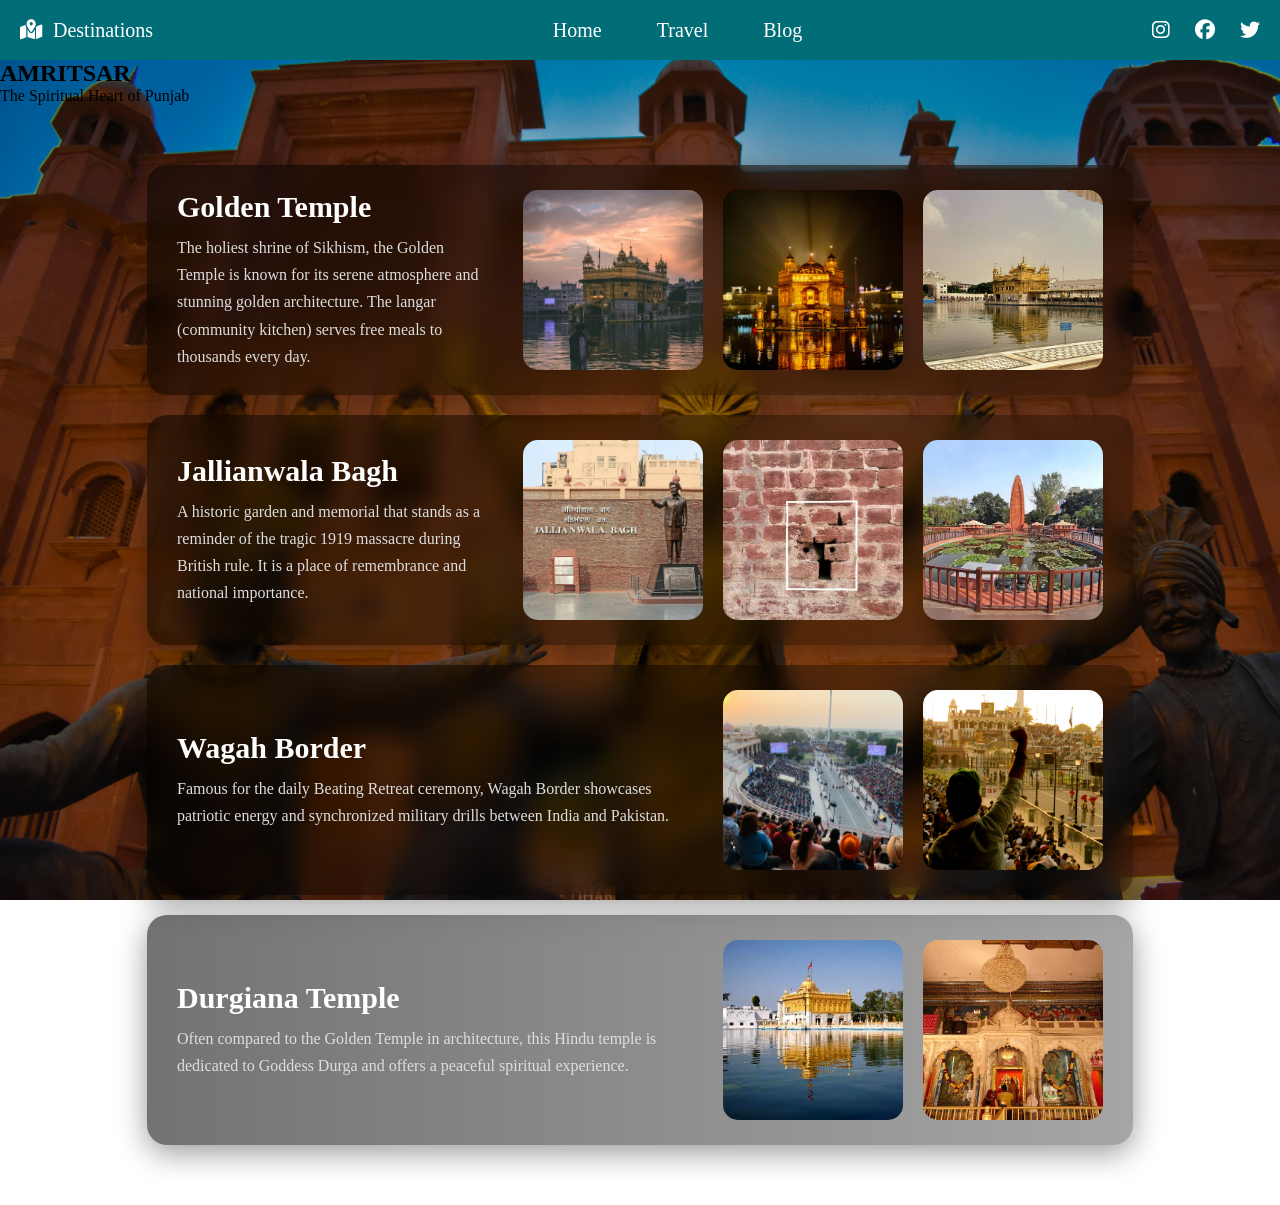
<file: amritsar.html>
<!DOCTYPE html>
<html lang="en">
<head>
    <meta charset="UTF-8">
    <meta name="viewport" content="width=device-width, initial-scale=1.0">
    <title>Amritsar - Desi Explorer</title>

    <link rel="stylesheet" href="css/style.css">
    <link rel="icon" href="favicon.ico">

    <link rel="stylesheet" href="https://cdnjs.cloudflare.com/ajax/libs/font-awesome/6.5.2/css/all.min.css">
</head>

<style>
    body{
        background-image: url("images/amritsar/amritsar-bg.jpg");
        background-size: cover;
        background-repeat: no-repeat;
        background-position: center;
        background-attachment: fixed;
    }
</style>

<body class="amritsar">

<!-- SAME NAVBAR -->
<header>
    <div class="navbar">

        <div class="nav-destination">
            <i class="fa-solid fa-map-location-dot"></i>
            <p class="border">Destinations</p>
        </div>

        <div class="nav-content">
            <p class="border"><a href="index.html">Home</a></p>
            <p class="border"><a href="#">Travel</a></p>
            <p class="border"><a href="#">Blog</a></p>
        </div>

        <div class="nav-social">
            <i class="fa-brands fa-instagram"></i>
            <i class="fa-brands fa-facebook"></i>
            <i class="fa-brands fa-twitter"></i>
        </div>

    </div>
</header>

<!-- PAGE TITLE -->
<section class="city-card">
    <h1>AMRITSAR</h1>
    <p>The Spiritual Heart of Punjab</p>
</section>

<!-- <div class="ai-box">
    <h3>✨ Smart Travel Guide</h3>

    <select id="mood">
        <option value="">Select your mood</option>
        <option value="history">History Lover</option>
        <option value="relax">Relaxation</option>
        <option value="photo">Photography</option>
    </select>

    <button onclick="recommendPlace()">Suggest</button>

    <div id="result" class="ai-result"></div>
</div> -->

<!-- BLOG SECTION (SAME STYLE) -->
<section class="city-content">

    <!-- Golden Temple -->
    <div class="place" id="golden-temple">
        <div class="text">
            <h2>Golden Temple</h2>
            <p>
                The holiest shrine of Sikhism, the Golden Temple is known for its serene atmosphere and stunning golden architecture. 
                The langar (community kitchen) serves free meals to thousands every day.
            </p>
        </div>

        <div class="images">
            <div class="img" style="background-image: url('images/amritsar/golden1.jpg')"></div>
            <div class="img" style="background-image: url('images/amritsar/golden2.jpg')"></div>
            <div class="img" style="background-image: url('images/amritsar/golden3.jpg')"></div>
        </div>
    </div>

    <!-- Jallianwala Bagh -->
    <div class="place" id="jallianwala-bagh">
        <div class="text">
            <h2>Jallianwala Bagh</h2>
            <p>
                A historic garden and memorial that stands as a reminder of the tragic 1919 massacre during British rule. 
                It is a place of remembrance and national importance.
            </p>
        </div>

        <div class="images">
            <div class="img" style="background-image: url('images/amritsar/jallianwala1.jpg')"></div>
            <div class="img" style="background-image: url('images/amritsar/jalliawala2.jpg')"></div>
            <div class="img" style="background-image: url('images/amritsar/jallianwala3.jpg')"></div>
        </div>
    </div>

    <!-- Wagah Border -->
    <div class="place" id="wagah-border">
        <div class="text">
            <h2>Wagah Border</h2>
            <p>
                Famous for the daily Beating Retreat ceremony, Wagah Border showcases patriotic energy and synchronized military drills 
                between India and Pakistan.
            </p>
        </div>

        <div class="images">
            <div class="img" style="background-image: url('images/amritsar/wagah1.jpg')"></div>
            <div class="img" style="background-image: url('images/amritsar/wagah2.jpg')"></div>
        </div>
    </div>

    <!-- Durgiana Temple -->
    <div class="place" id="durgiana-temple">
        <div class="text">
            <h2>Durgiana Temple</h2>
            <p>
                Often compared to the Golden Temple in architecture, this Hindu temple is dedicated to Goddess Durga 
                and offers a peaceful spiritual experience.
            </p>
        </div>

        <div class="images">
            <div class="img" style="background-image: url('images/amritsar/durgiana1.jpg')"></div>
            <div class="img" style="background-image: url('images/amritsar/durgiana2.jpg')"></div>
        </div>
    </div>

</section>

</body>
</html>
</file>
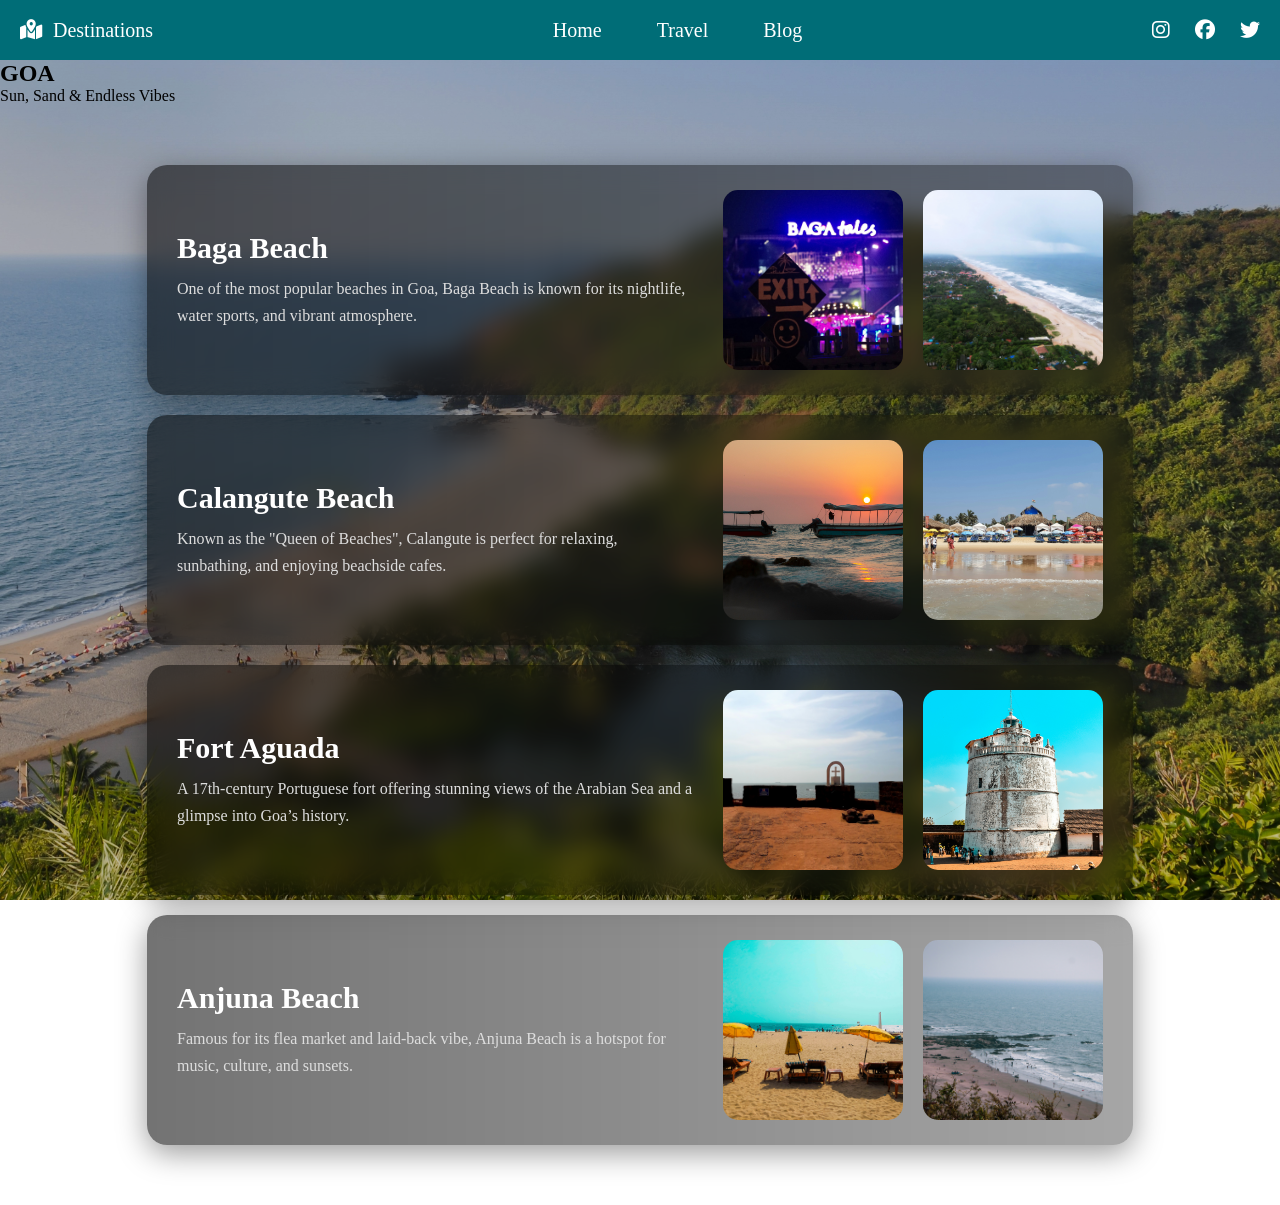
<file: goa.html>
<!DOCTYPE html>
<html lang="en">
<head>
    <meta charset="UTF-8">
    <meta name="viewport" content="width=device-width, initial-scale=1.0">
    <title>Goa - Desi Explorer</title>

    <link rel="stylesheet" href="css/style.css">
    <link rel="icon" href="favicon.ico">

    <link rel="stylesheet" href="https://cdnjs.cloudflare.com/ajax/libs/font-awesome/6.5.2/css/all.min.css">
</head>

<style>
    body{
        background-image: url("images/goa/goa-bg.jpg");
        background-size: cover;
        background-repeat: no-repeat;
        background-position: center;
        background-attachment: fixed;
    }
</style>

<body class="goa">

<!-- SAME NAVBAR -->
<header>
    <div class="navbar">

        <div class="nav-destination">
            <i class="fa-solid fa-map-location-dot"></i>
            <p class="border">Destinations</p>
        </div>

        <div class="nav-content">
            <p class="border"><a href="index.html">Home</a></p>
            <p class="border"><a href="#">Travel</a></p>
            <p class="border"><a href="#">Blog</a></p>
        </div>

        <div class="nav-social">
            <i class="fa-brands fa-instagram"></i>
            <i class="fa-brands fa-facebook"></i>
            <i class="fa-brands fa-twitter"></i>
        </div>

    </div>
</header>

<!-- PAGE TITLE -->
<section class="city-card">
    <h1>GOA</h1>
    <p>Sun, Sand & Endless Vibes</p>
</section>

<!-- <div class="ai-box">
    <h3>✨ Smart Travel Guide</h3>

    <select id="mood">
        <option value="">Select your mood</option>
        <option value="history">History Lover</option>
        <option value="relax">Relaxation</option>
        <option value="photo">Photography</option>
    </select>

    <button onclick="recommendPlace()">Suggest</button>

    <div id="result" class="ai-result"></div>
</div> -->

<!-- BLOG SECTION (SAME STYLE) -->
<section class="city-content">

    <!-- Baga Beach -->
    <div class="place" id="baga-beach">
        <div class="text">
            <h2>Baga Beach</h2>
            <p>
                One of the most popular beaches in Goa, Baga Beach is known for its nightlife, water sports, 
                and vibrant atmosphere.
            </p>
        </div>

        <div class="images">
            <div class="img" style="background-image: url('images/goa/baga1.jpg')"></div>
            <div class="img" style="background-image: url('images/goa/baga2.jpg')"></div>
        </div>
    </div>

    <!-- Calangute Beach -->
    <div class="place" id="calangute-beach">
        <div class="text">
            <h2>Calangute Beach</h2>
            <p>
                Known as the "Queen of Beaches", Calangute is perfect for relaxing, sunbathing, and enjoying beachside cafes.
            </p>
        </div>

        <div class="images">
            <div class="img" style="background-image: url('images/goa/calangute1.jpg')"></div>
            <div class="img" style="background-image: url('images/goa/calangute2.jpg')"></div>
        </div>
    </div>

    <!-- Fort Aguada -->
    <div class="place" id="fort-aguada">
        <div class="text">
            <h2>Fort Aguada</h2>
            <p>
                A 17th-century Portuguese fort offering stunning views of the Arabian Sea and a glimpse into Goa’s history.
            </p>
        </div>

        <div class="images">
            <div class="img" style="background-image: url('images/goa/aguda1.jpg')"></div>
            <div class="img" style="background-image: url('images/goa/aguda2.jpg')"></div>
        </div>
    </div>

    <!-- Anjuna Beach -->
    <div class="place" id="anjuna-beach">
        <div class="text">
            <h2>Anjuna Beach</h2>
            <p>
                Famous for its flea market and laid-back vibe, Anjuna Beach is a hotspot for music, culture, and sunsets.
            </p>
        </div>

        <div class="images">
            <div class="img" style="background-image: url('images/goa/anjuna1.jpg')"></div>
            <div class="img" style="background-image: url('images/goa/anjuna2.jpg')"></div>
        </div>
    </div>

</section>

</body>
</html>
</file>
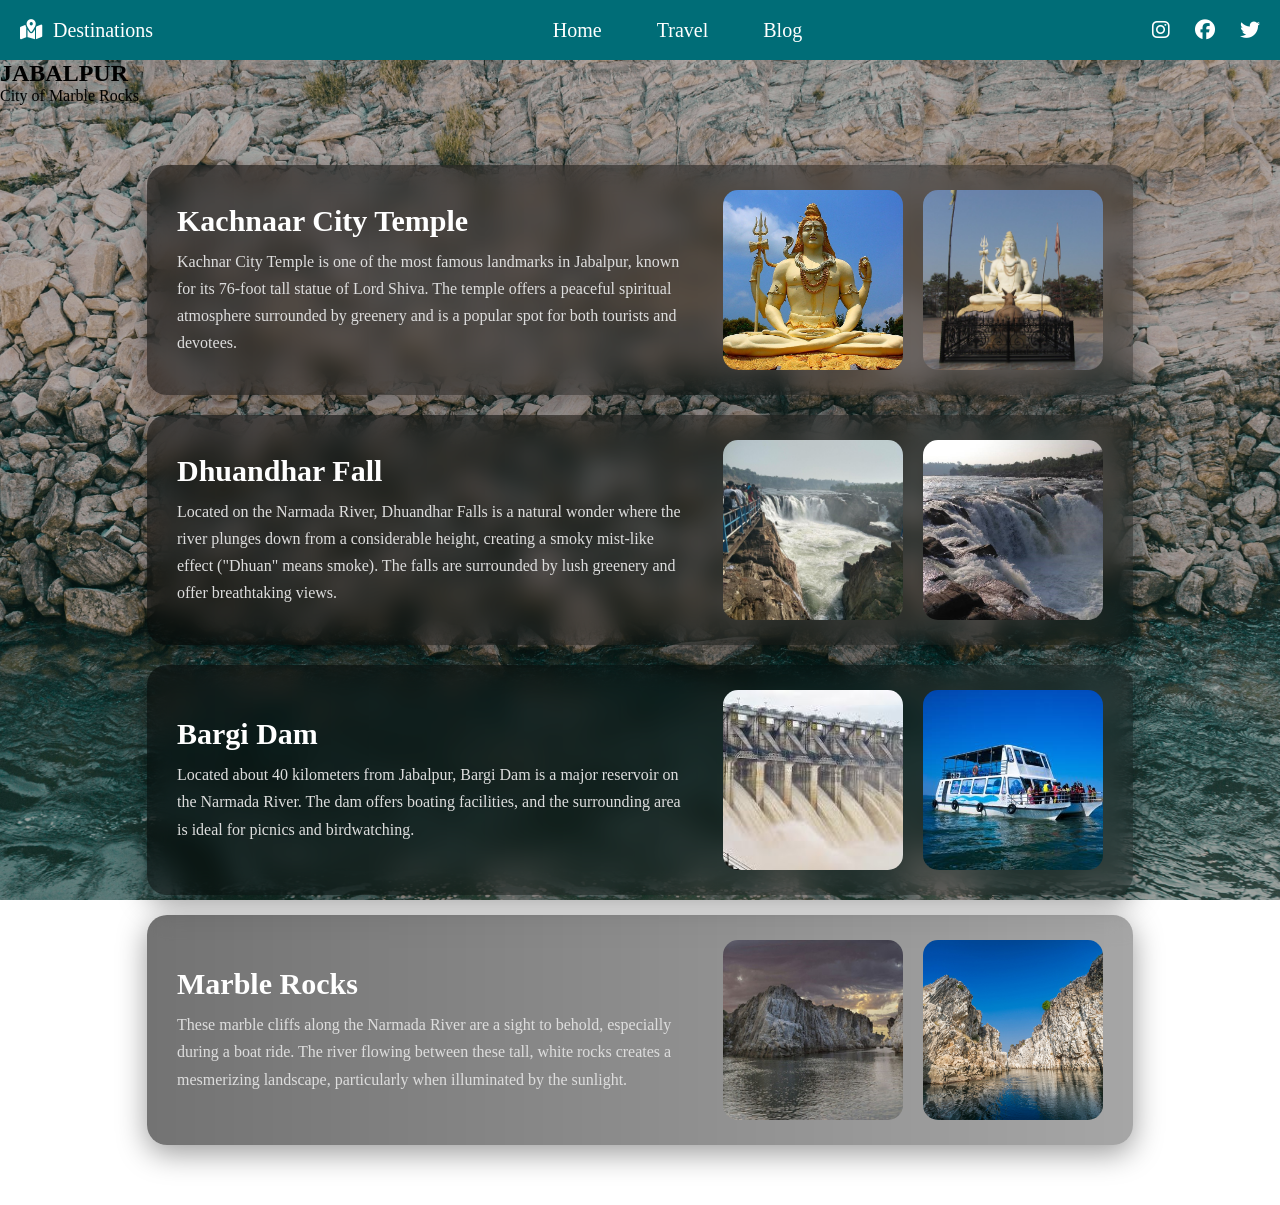
<file: jabalpur.html>
<!DOCTYPE html>
<html lang="en">
<head>
    <meta charset="UTF-8">
    <meta name="viewport" content="width=device-width, initial-scale=1.0">
    <title>Jabalpur - Desi Explorer</title>

    <link rel="stylesheet" href="css/style.css">
    <link rel="icon" href="favicon.ico">

    <link rel="stylesheet" href="https://cdnjs.cloudflare.com/ajax/libs/font-awesome/6.5.2/css/all.min.css">
</head>

<style>
    body{
        background-image: url("images/jabalpur/jabalpur-b.jpg");
        background-size: cover;
        background-repeat: no-repeat;
        background-position: center;
        background-attachment: fixed;
    }
</style>

<body class="jabalpur">

<!-- SAME NAVBAR -->
<header>
    <div class="navbar">

        <div class="nav-destination">
            <i class="fa-solid fa-map-location-dot"></i>
            <p class="border">Destinations</p>
        </div>

        <div class="nav-content">
            <p class="border"><a href="index.html">Home</a></p>
            <p class="border"><a href="#">Travel</a></p>
            <p class="border"><a href="#">Blog</a></p>
        </div>

        <div class="nav-social">
            <i class="fa-brands fa-instagram"></i>
            <i class="fa-brands fa-facebook"></i>
            <i class="fa-brands fa-twitter"></i>
        </div>

    </div>
</header>

<!-- PAGE TITLE -->
<section class="city-card">
    <h1>JABALPUR</h1>
    <p>City of Marble Rocks</p>
</section>

<!-- <div class="ai-box">
    <h3>✨ Smart Travel Guide</h3>

    <select id="mood">
        <option value="">Select your mood</option>
        <option value="history">History Lover</option>
        <option value="relax">Relaxation</option>
        <option value="photo">Photography</option>
    </select>

    <button onclick="recommendPlace()">Suggest</button>

    <div id="result" class="ai-result"></div>
</div> -->

<!-- BLOG SECTION (SAME STYLE) -->
<section class="city-content">

    <!-- Kachnaar City -->
    <div class="place" id="kachnaar">
        <div class="text">
            <h2>Kachnaar City Temple</h2>
            <p>Kachnar City Temple is one of the most famous landmarks in Jabalpur, known for its 76-foot tall statue of Lord Shiva. 
            The temple offers a peaceful spiritual atmosphere surrounded by greenery and is a popular spot for both tourists and devotees.</p>
            
        </div>

        <div class="images">
            <div class="img" style="background-image: url('images/jabalpur/kachnaar1.jpg')"></div>
            <div class="img" style="background-image: url('images/jabalpur/kachnaar2.jpg')"></div>
        </div>
    </div>

    <!-- Dhuandhar fall -->
    <div class="place" id="fall">
        <div class="text">
            <h2>Dhuandhar Fall</h2>
            <p>Located on the Narmada River, Dhuandhar Falls is a natural wonder where the river plunges down from a considerable height, creating a smoky mist-like effect ("Dhuan" means smoke). The falls are surrounded by lush greenery and offer breathtaking views.</p>
        </div>

        <div class="images">
            <div class="img" style="background-image: url('images/jabalpur/dhua1.jpg')"></div>
            <div class="img" style="background-image: url('images/jabalpur/dhua2.jpg')"></div>
        </div>
    </div>

    <!-- Bargi Dam -->
    <div class="place" id="jal">
        <div class="text">
            <h2>Bargi Dam </h2>
            <p>Located about 40 kilometers from Jabalpur, Bargi Dam is a major reservoir on the Narmada River. The dam offers boating facilities, and the surrounding area is ideal for picnics and birdwatching.</p>
        </div>

        <div class="images">
            <div class="img" style="background-image: url('images/jabalpur/bargi1.jpg')"></div>
            <div class="img" style="background-image: url('images/jabalpur/bargi2.jpg')"></div>
        </div>
    </div>

    <!-- Marble Rocks -->
    <div class="place" id="rocks">
        <div class="text">
            <h2>Marble Rocks</h2>
            <p>These marble cliffs along the Narmada River are a sight to behold, especially during a boat ride. The river flowing between these tall, white rocks creates a mesmerizing landscape, particularly when illuminated by the sunlight.</p>
            </div>

            <div class="images">
            <div class="img" style="background-image: url('images/jabalpur/marble1.jpg')"></div>
            <div class="img" style="background-image: url('images/jabalpur/marble2.jpg')"></div>
        </div>
    </div>

</section>

</body>
</html>
</file>
<file: css/style.css>
/* Reset */
* {
    margin: 0;
    box-sizing: border-box;
}

body {
    background-color: #ffffff;
    animation: fadeIn 0.8s ease-in;
}

@keyframes fadeIn {
    from { opacity: 0; }
    to { opacity: 1; }
}

/* Navbar */
.navbar {
    height: 60px;
    background-color: #006D77;
    display: flex;
    justify-content: space-between;
    align-items: center;
    color: white;
    font-size: 20px;
}

/* Nav content */
.nav-content p {
    display: inline;
    margin-left: 50px;
}

.nav-content a {
    color: white;
    text-decoration: none;
}

.nav-content a:hover {
    color: #cdeb96;
}

/* Destination */
.nav-destination {
    margin-left: 20px;
    display: flex;
    align-items: center;
}

.nav-destination p {
    margin-left: 10px;
}

/* Social icons */
.nav-social i {
    margin-right: 20px;
    color: white;
    position: relative;
}

/* Hover effect */
.border:hover {
    color: #cdeb96;
}

/* Logo area */
.nav-logo-area {
    display: flex;
    justify-content: space-evenly;
    align-items: center;
    margin-top: 40px;
    text-align: center;
}

.nav-logo-area i {
    font-size: 40px;
    margin-bottom: 17px;
    color: black;
}

.logo {
    font-family: 'Times New Roman';
    font-size: 40px;
    font-weight: 700;
    font-style: oblique 2deg;
    text-decoration: underline dotted 1.5px black;
}

.logo-area-left a,
.logo-area-right a {
    text-decoration: none;
    color: black;
}

/* Cards */
.image-section {
    display: flex;
    flex-wrap: wrap;
    justify-content: center;
    gap: 30px;
    /* margin-top: 50px; */
    padding: 40px;
}

.box {
    height: 400px;
    width: 260px;
    border-radius: 12px;
    overflow: hidden;
    background-color: #eaecee;
    box-shadow: 0 6px 20px rgba(0,0,0,0.15);
    transition: opacity 0.3s ease, transform 0.3s ease;
}

.box[style*="display: none"] {
    opacity: 0;
    transform: scale(0.95);
}

.box-content {
    text-align: center;
    padding: 15px;
}

.box-image {
    height: 300px;
    background-size: cover;
    background-position: center;
    margin-bottom: 20px;
    transition: transform 0.5s ease-in-out;
}

.box-image:hover {
    transform: translateY(-8px);
}

.box a {
    color: black;
    text-decoration: none;
}

/* Community Feed */
.community-feed {
    background-color: white;
    margin-top: 60px;
    text-align: center;
}

.tag {
    font-size: 30px;
    display: flex;
    justify-content: center;
    padding-top: 30px;
}

.tag .hash {
    color: orange;
}

.community-feed .content {
    font-size: 14px;
}

.feed-images {
    display: flex;
    flex-wrap: wrap;
    justify-content: space-evenly;
}

.feed-box {
    margin: 20px;
    height: 300px;
    width: 300px;
    border: 1px solid black;
    background-size: cover;
    background-position: center;
    transition: transform 0.5s ease-in-out;
}

.feed-box:hover {
    transform: scale(1.1);
}

/* Scroll Button */
#topBtn {
    display: none;
    position: fixed;
    bottom: 40px;
    right: 40px;
    background-color: #006D77;
    color: white;
    padding: 12px 16px;
    border-radius: 10px;
    cursor: pointer;
}

/* Modal */
.modal {
    display: none;
    position: fixed;
    width: 100%;
    height: 100%;
    background-color: rgba(0,0,0,0.8);
}

.modal-content {
    margin: auto;
    display: block;
    max-width: 80%;
    border: 5px solid white;
    border-radius: 10px;
}

.close {
    position: absolute;
    top: 30px;
    right: 50px;
    color: white;
    font-size: 40px;
    cursor: pointer;
}

/* Tooltip */
.nav-social i::after {
    content: attr(data-tooltip);
    position: absolute;
    bottom: -30px;
    left: 50%;
    transform: translateX(-50%);
    background-color: #006D77;
    color: #fff;
    padding: 4px 8px;
    border-radius: 4px;
    font-size: 12px;
    opacity: 0;
}

.nav-social i:hover::after {
    opacity: 1;
}

/* Search box */
.search-container {
    text-align: center;
    margin: 40px 0;
}

.search-container input {
    width: 60%;
    max-width: 400px;
    padding: 12px 15px;
    border-radius: 25px;
    border: none;
    outline: none;
    font-size: 16px;
    box-shadow: 0 5px 20px rgba(0,0,0,0.2);
    background: rgba(69, 65, 65, 0.1);
    backdrop-filter: blur(10px);
    color: #090808b3;
}

.search-container input::placeholder {
    color: #090808b3;
}
.filter-container {
    text-align: center;
    margin: 25px 0;
}

.filter-container {
    display: flex;
    justify-content: center;
    gap: 10px;
    margin: 25px 0 10px;
    flex-wrap: wrap;
}

.filter-container button {
    padding: 8px 18px;
    border-radius: 999px;
    border: 1px solid rgba(0,0,0,0.1);
    background: #ffffff;          
    color: #333;
    cursor: pointer;
    font-size: 14px;
    transition: all 0.25s ease;
}

.filter-container button:hover {
    background: #006D77;         
    color: white;
    transform: translateY(-2px);
}

.filter-container button.active {
    background: #006D77;
    color: #fcfdfd;
    border-color: #006D77;
}

/* City Title */
.city-title {
    text-align: center;
    margin-top: 95px;
    color: white;
}

.city-title h1 {
    color: white;
    font-size: 55px;
    letter-spacing: 3px;
}

.city-title p {
    color: #f1f1f1;
    font-size: 20px;
    margin-top: 10px;
}

/* Places layout */
.city-content {
    max-width: 1200px;
    margin: auto;
    padding: 40px 20px;
}
body.jaipur::before,
body.jabalpur::before,
body.goa::before,
body.manali::before,
body.amritsar::before,
body.delhi::before,
body.mumbai::before {
    content: "";
    position: fixed;
    top: 0;
    left: 0;
    width: 100%;
    height: 100%;

    background: rgba(0, 0, 0, 0.25);
    z-index: -1;
}

/* Each place block */
.place {
    display: flex;
    justify-content: space-between;
    align-items: center;
    margin-bottom: 60px;
    background-color: rgba(0,0,0,0.2);
    padding: 20px;
    border-radius: 15px;
    background: linear-gradient(
        to right,
        rgba(0,0,0,0.55),
        rgba(0,0,0,0.35)
    );
    backdrop-filter: blur(12px);
    -webkit-backdrop-filter: blur(12px);
    border-radius: 20px;
    padding: 25px 30px;
    margin: 20px auto;
    width: 85%;
    color: white; 
    gap: 30px;
    box-shadow: 0 8px 30px rgba(0,0,0,0.4);
    animation: fadeUp 0.6s ease forwards;
}
@keyframes fadeUp {
    from {
        opacity: 0;
        transform: translateY(20px);
    }
    to {
        opacity: 1;
        transform: translateY(0);
    }
}

/* Text */
.place .text {
    width: 60%;
}

.place h2 {
    color: #ffffff;
    font-size: 30px;
    margin-bottom: 10px;
}

.place p {
    color: #dddddd;
    line-height: 1.7;
    font-size: 16px;
}

/* Images */
.images {
    display: flex;
    gap: 20px;
}

.img {
    height: 180px;
    width: 180px;
    border-radius: 15px;
    background-size: cover;
    background-position: center;

    transition: transform 0.3s ease, box-shadow 0.3s;
}

.img:hover {
    transform: scale(1.08);
    box-shadow: 0 8px 20px rgba(0,0,0,0.5);
}
</file>
